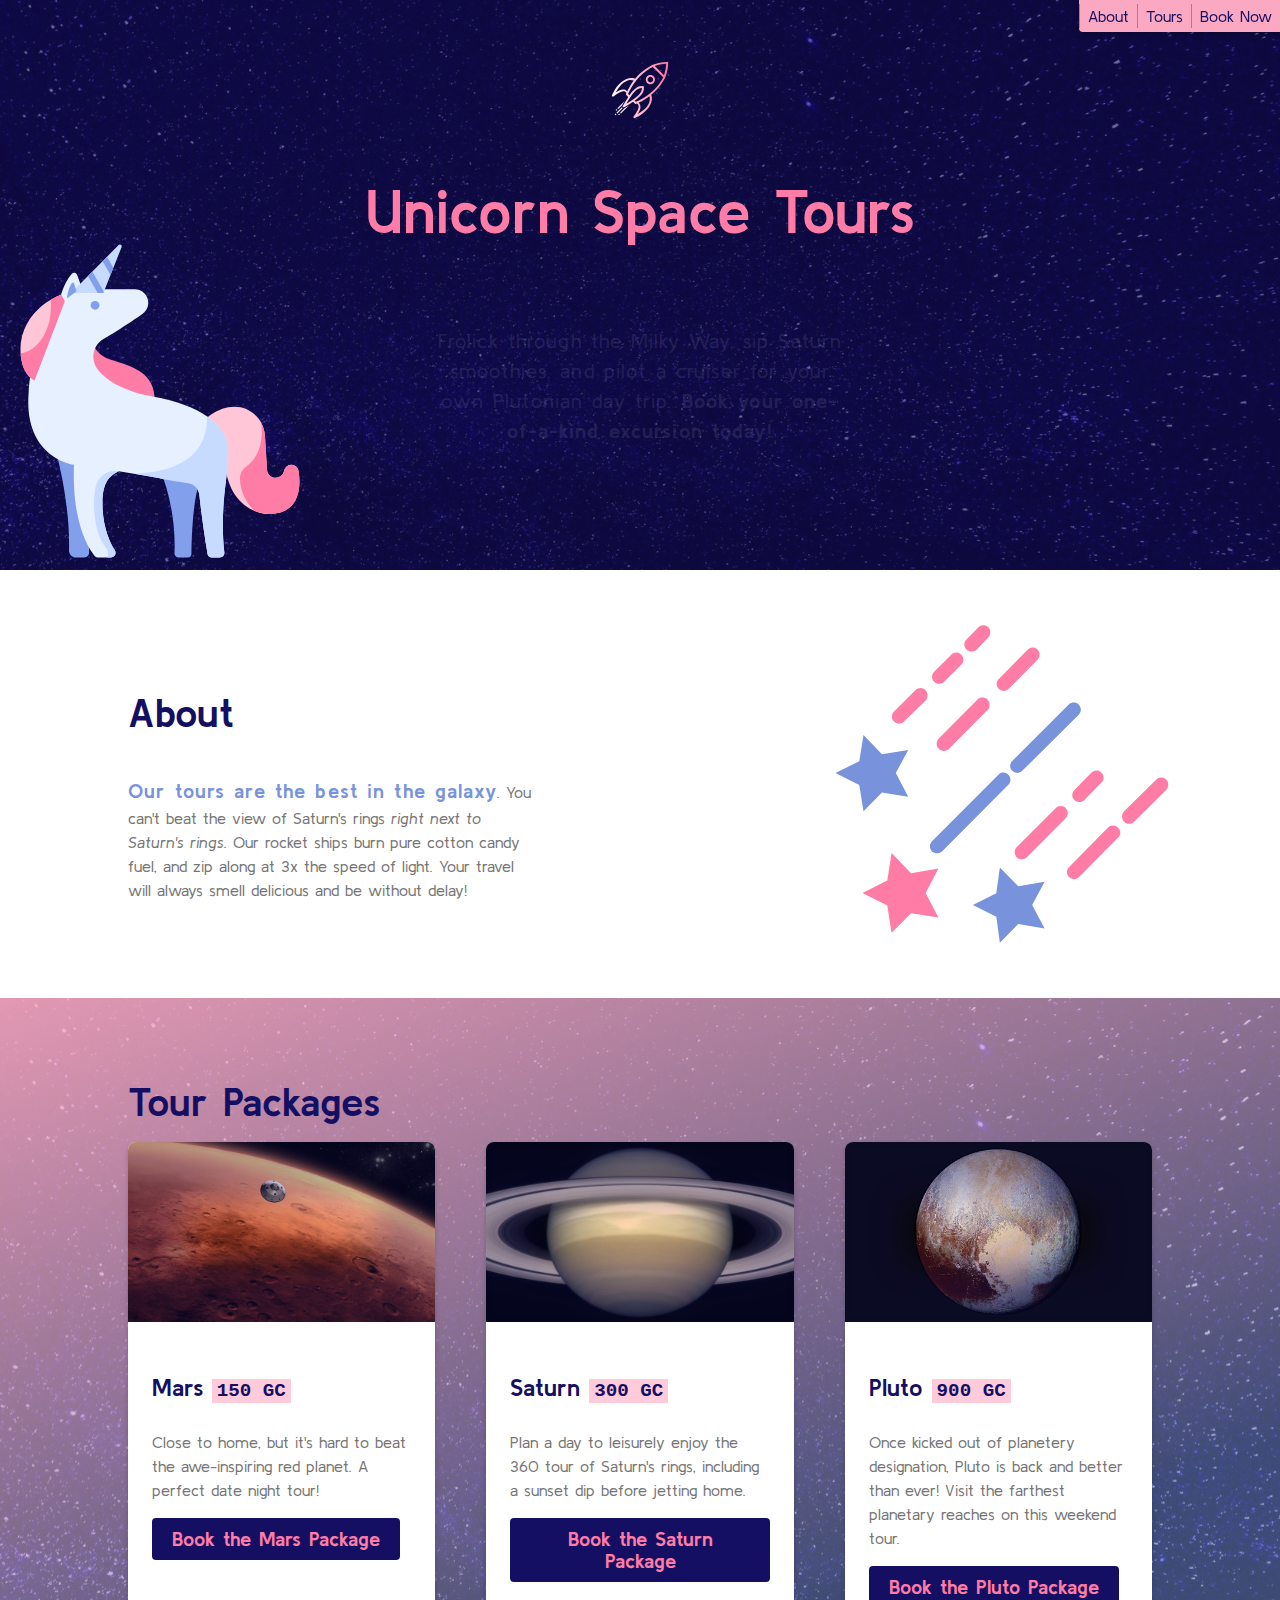
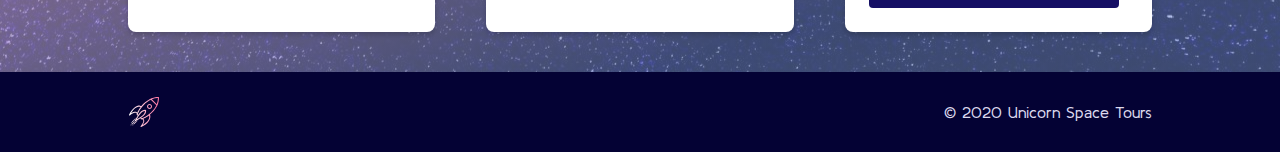
<file: index.html>
<!DOCTYPE html>
<html>
	<head>
		<title>Unicorn Space Tours</title>
		<meta charset="utf-8" />
		<meta name="viewport" content="width=device-width,initial-scale=1" />
		<link
			href="https://fonts.googleapis.com/css2?family=Kulim+Park&display=swap"
			rel="stylesheet"
		/>
		<link rel="stylesheet" href="css/style.css" />
	</head>
	<body>
		<nav>
			<ul>
				<li><a href="#about">About</a></li>
				<li><a href="#tours">Tours</a></li>
				<li><a href="booking.html">Book Now</a></li>
			</ul>
		</nav>
		<header class="background-dark">
			<div class="wrapper center">
				<img class="header-logo" src="img/logo.svg" alt="UST logo" />
				<h1>Unicorn Space Tours</h1>
				<p class="lead center max-line-length">
					Frolick through the Milky Way, sip Saturn smoothies, and pilot a
					cruiser for your own Plutonian day trip.
					<strong>Book your one-of-a-kind excursion today!</strong>
				</p>
			</div>
			<img class="unicorn" src="img/unicorn.svg" alt="unicorn logo" />
		</header>
		<main>
			<section id="about" class="margin-v-lg padding-v-lg wrapper center">
				<h2 class="text-dark">About</h2>
				<p class="max-line-length">
					<strong class="lead text-medium">
						Our tours are the best in the galaxy</strong
					>. You can't beat the view of Saturn's rings
					<span style="font-style: italic">right next to Saturn's rings</span>.
					Our rocket ships burn pure cotton candy fuel, and zip along at 3x the
					speed of light. Your travel will always smell delicious and be without
					delay!
				</p>
			</section>
			<section id="tours" class="padding-v-lg">
				<div class="wrapper center">
					<h2 class="text-dark" style="margin-bottom: 10px">Tour Packages</h2>
					<ul role="list" class="list-unstyled flexbox flexbox--3col">
						<li class="card">
							<div
								class="card_img"
								style="background-image: url(img/mars.jpeg)"
							></div>
							<div class="card__content">
								<h3 class="text-dark">Mars <span>150 GC</span></h3>
								<p>
									Close to home, but it's hard to beat the awe-inspiring red
									planet. A perfect date night tour!
								</p>
								<a href="#" class="button">Book the Mars Package</a>
							</div>
						</li>
						<li class="card">
							<div
								class="card_img"
								style="background-image: url(img/saturn.jpeg)"
							></div>
							<div class="card__content">
								<h3 class="text-dark">Saturn <span>300 GC</span></h3>
								<p>
									Plan a day to leisurely enjoy the 360 tour of Saturn's rings,
									including a sunset dip before jetting home.
								</p>
								<a href="#" class="button">Book the Saturn Package</a>
							</div>
						</li>
						<li class="card">
							<div
								class="card_img"
								style="background-image: url(img/pluto.jpeg)"
							></div>
							<div class="card__content">
								<h3 class="text-dark">Pluto <span>900 GC</span></h3>
								<p>
									Once kicked out of planetery designation, Pluto is back and
									better than ever! Visit the farthest planetary reaches on this
									weekend tour.
								</p>
								<a href="#" class="button">Book the Pluto Package</a>
							</div>
						</li>
					</ul>
				</div>
			</section>
		</main>
		<div class="background-black padding-v-md">
			<footer class="center wrapper flexbox flexbox--aligncenter">
				<img src="img/logo.svg" />
				<p class="margin-v-0">&copy; 2020 Unicorn Space Tours</p>
			</footer>
		</div>
	</body>
</html>
</file>
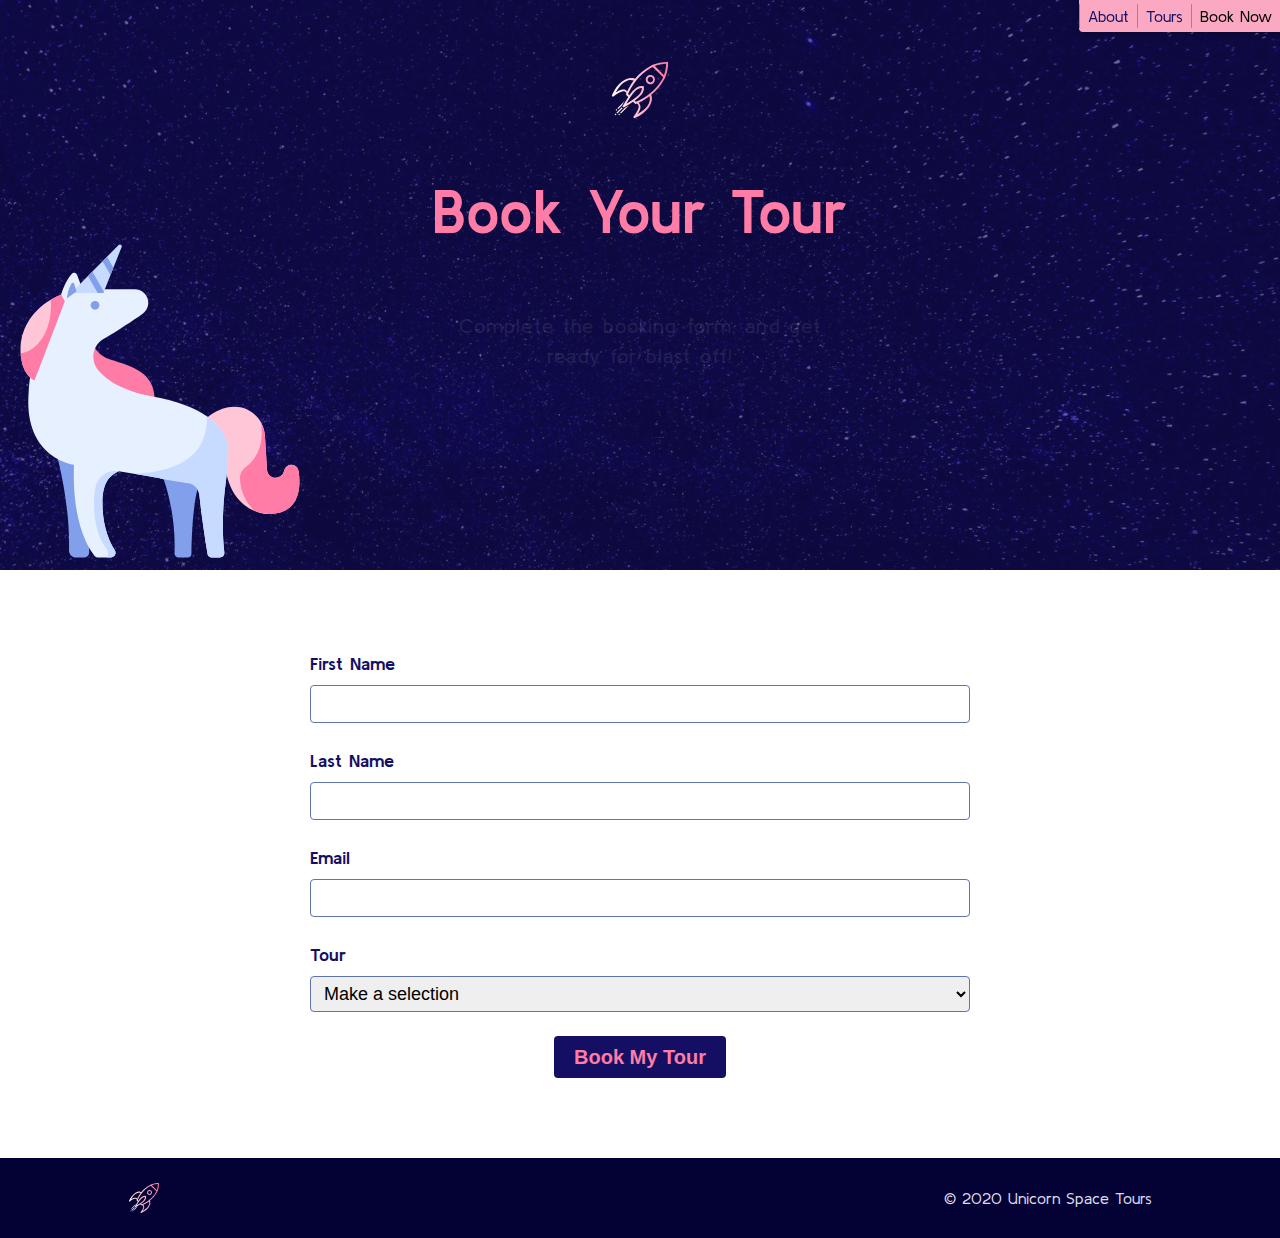
<file: booking.html>
<!DOCTYPE html>
<html>
	<head>
		<title>Booking | Unicorn Tours</title>
		<meta charset="utf-8" />
		<meta name="viewport" content="width=device-width,initial-scale=1" />
		<link
			href="https://fonts.googleapis.com/css2?family=Kulim+Park&display=swap"
			rel="stylesheet"
		/>
		<link rel="stylesheet" href="css/style.css" />
	</head>
	<body>
		<nav>
			<ul>
				<li><a href="/#about">About</a></li>
				<li><a href="/#tours">Tours</a></li>
				<li>Book Now</li>
			</ul>
		</nav>
		<header class="background-dark">
			<div class="wrapper center">
				<img class="header-logo" src="img/logo.svg" alt="UST logo" />
				<h1>Book Your Tour</h1>
				<p class="lead center max-line-length">
					Complete the booking form, and get ready for blast off!
				</p>
			</div>
			<img class="unicorn" src="img/unicorn.svg" alt="unicorn logo" />
		</header>
		<main class="wrapper center">
			<form action="success.html" class="center margin-v-lg padding-v-lg">
				<div class="form-field">
					<label for="first_name">First Name</label>
					<input
						class="form-input"
						type="text"
						name="first_name"
						id="first_name"
					/>
				</div>
				<div class="form-field">
					<label for="last_name">Last Name</label>
					<input
						class="form-input"
						type="text"
						name="last_name"
						id="last_name"
					/>
				</div>
				<div class="form-field">
					<label for="email">Email</label>
					<input class="form-input" type="email" name="email" id="email" />
				</div>
				<div class="form-field">
					<label for="tour">Tour</label>
					<select class="form-input" name="tour" id="tour">
						<option disabled selected>Make a selection</option>
						<option value="Mars">Mars</option>
						<option value="Saturn">Saturn</option>
						<option value="Pluto">Pluto</option>
					</select>
				</div>
				<div class="form-field">
					<button type="submit" class="button">Book My Tour</button>
				</div>
			</form>
		</main>
		<div class="background-black padding-v-md">
			<footer class="center wrapper flexbox flexbox--aligncenter">
				<img src="img/logo.svg" />
				<p class="margin-v-0">&copy; 2020 Unicorn Space Tours</p>
			</footer>
		</div>
	</body>
</html>
</file>
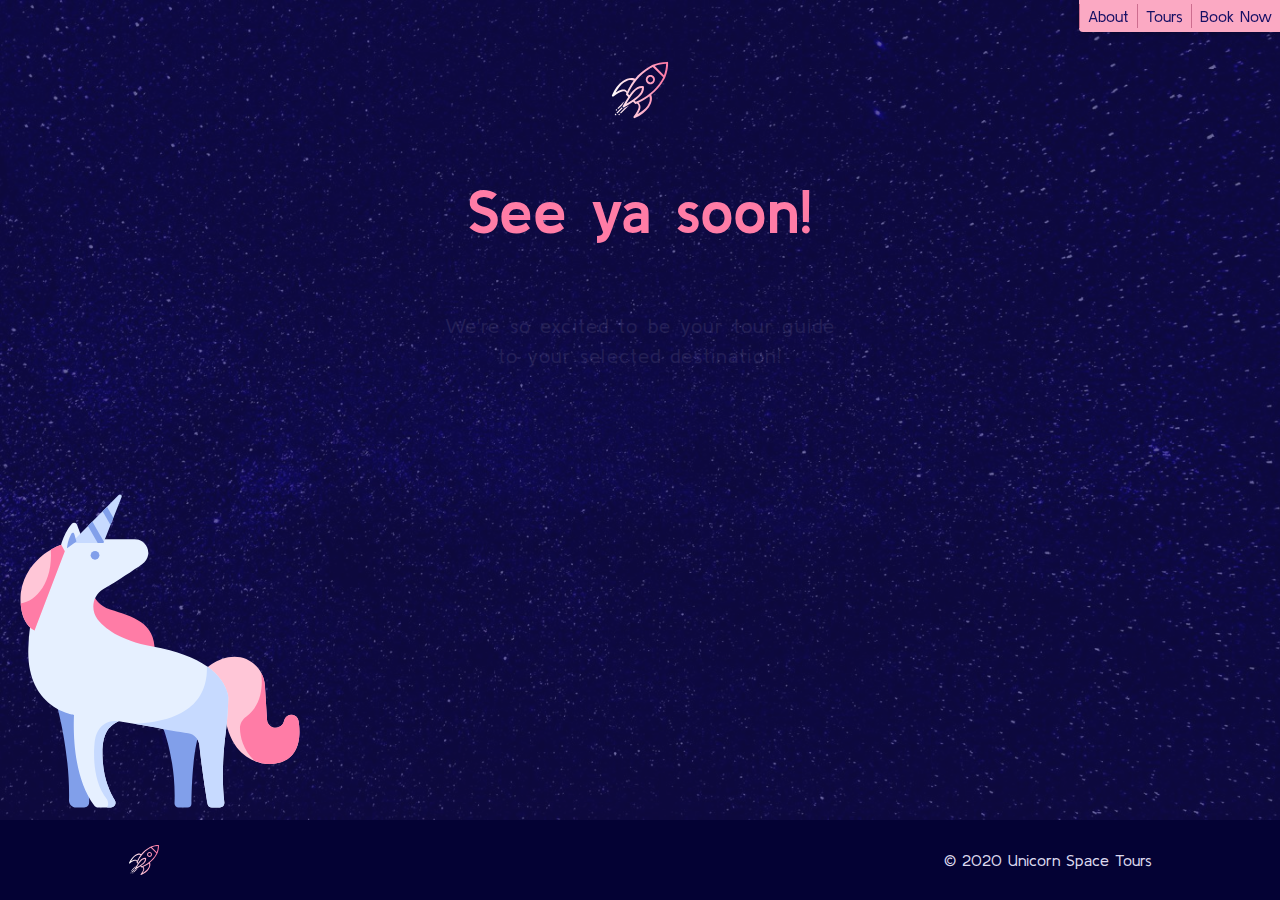
<file: success.html>
<!DOCTYPE html>
<html>
	<head>
		<title>See ya soon! | Unicorn Space Tours</title>
		<meta charset="utf-8" />
		<meta name="viewport" content="width=device-width,initial-scale=1" />
		<link
			href="https://fonts.googleapis.com/css2?family=Kulim+Park&display=swap"
			rel="stylesheet"
		/>
		<link rel="stylesheet" href="css/style.css" />
	</head>
	<body>
		<nav>
			<ul>
				<li><a href="/#about">About</a></li>
				<li><a href="/#tours">Tours</a></li>
				<li><a href="booking.html">Book Now</a></li>
			</ul>
		</nav>
		<div class="success-header header-wrapper background-dark">
			<header class="background-dark" style="height: calc(100% - 120px)">
				<div class="wrapper center">
					<img class="header-logo" src="img/logo.svg" alt="UST logo" />
					<h1>See ya soon!</h1>
					<p class="lead center max-line-length">
						We're so excited to be your tour guide to your selected destination!
					</p>
				</div>
				<img class="unicorn" src="img/unicorn.svg" alt="unicorn logo" />
			</header>
		</div>
		<div class="background-black padding-v-md">
			<footer class="center wrapper flexbox flexbox--aligncenter">
				<img src="img/logo.svg" />
				<p class="margin-v-0">&copy; 2020 Unicorn Space Tours</p>
			</footer>
		</div>
	</body>
</html>
</file>
<file: css/style.css>
/*Typography*/
body {
	font-family: "Kulim Park", sans-serif;
	scroll-behavior: smooth;
	text-rendering: optimizeSpeed;
	line-height: 1.5;
	font-size: 100%;
	margin: 0;
}

h1 {
	font-size: 60px;
}

h2 {
	font-size: 40px;
}

h3 {
	font-size: 24px;
}

/* Header */
header {
	position: relative;
	padding: 60px 0;
	min-height: 50vh;
	text-align: center;
	background-image: url("../img/starry-sky.jpg");
	background-repeat: no-repeat;
	background-size: cover;
	box-shadow: inset 100vw 100vh rgba(22, 15, 100, 0.6);
}

header h1 {
	color: #ff7ca6;
}

.unicorn {
	position: absolute;
	bottom: 1vh;
	max-height: 48vh;
	max-width: 25vw;
	left: 0;
}

.header-logo {
	height: 60px;
	margin-left: auto;
	margin-right: auto;
	transition: all 450ms ease-in 80ms;
}

.header-logo:hover {
	transform: translate(8vw, -300%) scale(0.6);
}

@keyframes fadeIN {
	0% {
		opacity: 0.1;
		transform: translateY(25%);
	}
	100% {
		opacity: 1;
		transform: translateY(0);
	}
}

header p {
	opacity: 0.1;
	transform: translateY(25%);
	animation: fadeIN 450ms ease-in 300ms forwards;
}

/* Main Content */
main {
	color: #767676;
}

#about {
	background-image: url(../img/stars-icon.svg);
	background-repeat: no-repeat;
	background-position: right center;
	background-size: auto;
}

@media (max-width: 800px) {
	#about .max-line-length {
		max-width: 50ch;
	}

	#about {
		background-size: 25vw auto;
		background-position: top right;
	}
}

#tours {
	background-image: linear-gradient(
			-20deg,
			rgba(121, 147, 221, 0.5) 20%,
			rgba(251, 169, 195, 0.9) 100%
		),
		url("../img/starry-sky.jpg");
}

@media (max-width: 767px) {
	#tours .flexbox {
		flex-wrap: wrap;
	}

	#tours .card {
		flex-basis: 100%;
	}

	#tours .card + .card {
		margin-top: 24px;
	}
}

/* Success Page */

.success-header {
	height: calc(100vh - 80px);
}

/* Component: Navigation*/
nav {
	background: rgba(251, 169, 195, 100);
	padding: 0.25em 0;
	display: inline-block;
	position: fixed;
	z-index: 1;
	top: 0;
	right: 0;
	border-radius: 0 0 0 4px;
	box-shadow: 0 1px 6px rgba(0, 0, 0, 0.3);
}

nav ul {
	list-style: none;
	margin: 0;
	padding: 0;
	display: flex;
}

nav ul li {
	padding: 0 0.5em;
	border-left: 1px solid #cc6d8f;
}

nav a {
	color: #150f64;
	text-decoration: none;
}

nav a:hover {
	text-decoration: underline;
}

/* Component: Card */

.card {
	border-radius: 8px;
	box-shadow: 0px 3px 5px rgba(0, 0, 0, 0.18);
	background-color: #fff;
}

.card_img {
	min-height: 20vh;
	background-repeat: no-repeat;
	background-size: cover;
	border-radius: 8px 8px 0 0;
	background-position: center;
	box-shadow: inset 0 0 30px 60px rgba(21, 15, 100, 0.3);
	transition: box-shadow 80ms ease-in-out;
}

.card:hover .card_img {
	box-shadow: inset 0 0 10px 10px rgba(21, 15, 100, 0.3);
}

.card__content {
	padding: 24px;
}

.card h3 span {
	font-family: monospace;
	font-size: 0.8em;
	padding: 0.05em 0.25em;
	background-color: rgba(255, 124, 166, 0.4);
}

/* Component: Button*/
.button {
	text-decoration: none;
	padding: 0.5em 1em;
	border-radius: 4px;
	background-color: #150f64;
	color: #ff7ca6;
	font-weight: bold;
	display: inline-block;
	text-align: center;
	line-height: 1.1;
	margin-left: auto;
	margin-right: auto;
	font-size: 125%;
}

button.button {
	border: none;
	cursor: pointer;
}

/* Component: Form */

form {
	display: grid;
	grid-gap: 24px;
	max-width: 60ch;
}

.form-field {
	display: grid;
	grid-gap: 8px;
}

.form-field .button {
	justify-self: start;
}

.form-input {
	border: 1px solid #6075b0;
	border-radius: 4px;
	height: 2em;
	padding: 0 0.5em;
	font-size: 18px;
}

label {
	color: #150f64;
	font-weight: bold;
	font-size: 18px;
}

/* Type Utilities */
.lead {
	font-size: 125%;
	letter-spacing: 0.03cm;
}

.max-line-length {
	max-width: 40%;
}

.list-unstyled {
	margin: 0;
	padding: 0;
	list-style: none;
}

/* Color Utilities */
.background-dark {
	background-color: #150f64;
	color: #dcd9ee;
}

.background-black {
	background-color: #040234;
	color: #dcd9ee;
}

.text-dark {
	color: #150f64;
}

.text-medium {
	color: #7893dc;
}

/* Utilities */

.wrapper {
	max-width: 1024px;
	padding-left: 24px;
	padding-right: 24px;
}

.center {
	margin-left: auto;
	margin-right: auto;
}

.flexbox {
	display: flex;
	justify-content: space-between;
}

.flexbox--3col > * {
	flex: 0 1 30%;
}

.flexbox--aligncenter {
	align-items: center;
}

.padding-v-md {
	padding-top: 24px;
	padding-bottom: 24px;
}

.padding-v-lg {
	padding-top: 40px;
	padding-bottom: 40px;
}

.margin-v-0 {
	margin-top: 0;
	margin-bottom: 0;
}

.margin-v-lg {
	margin-top: 40px;
	margin-bottom: 40px;
}
</file>
